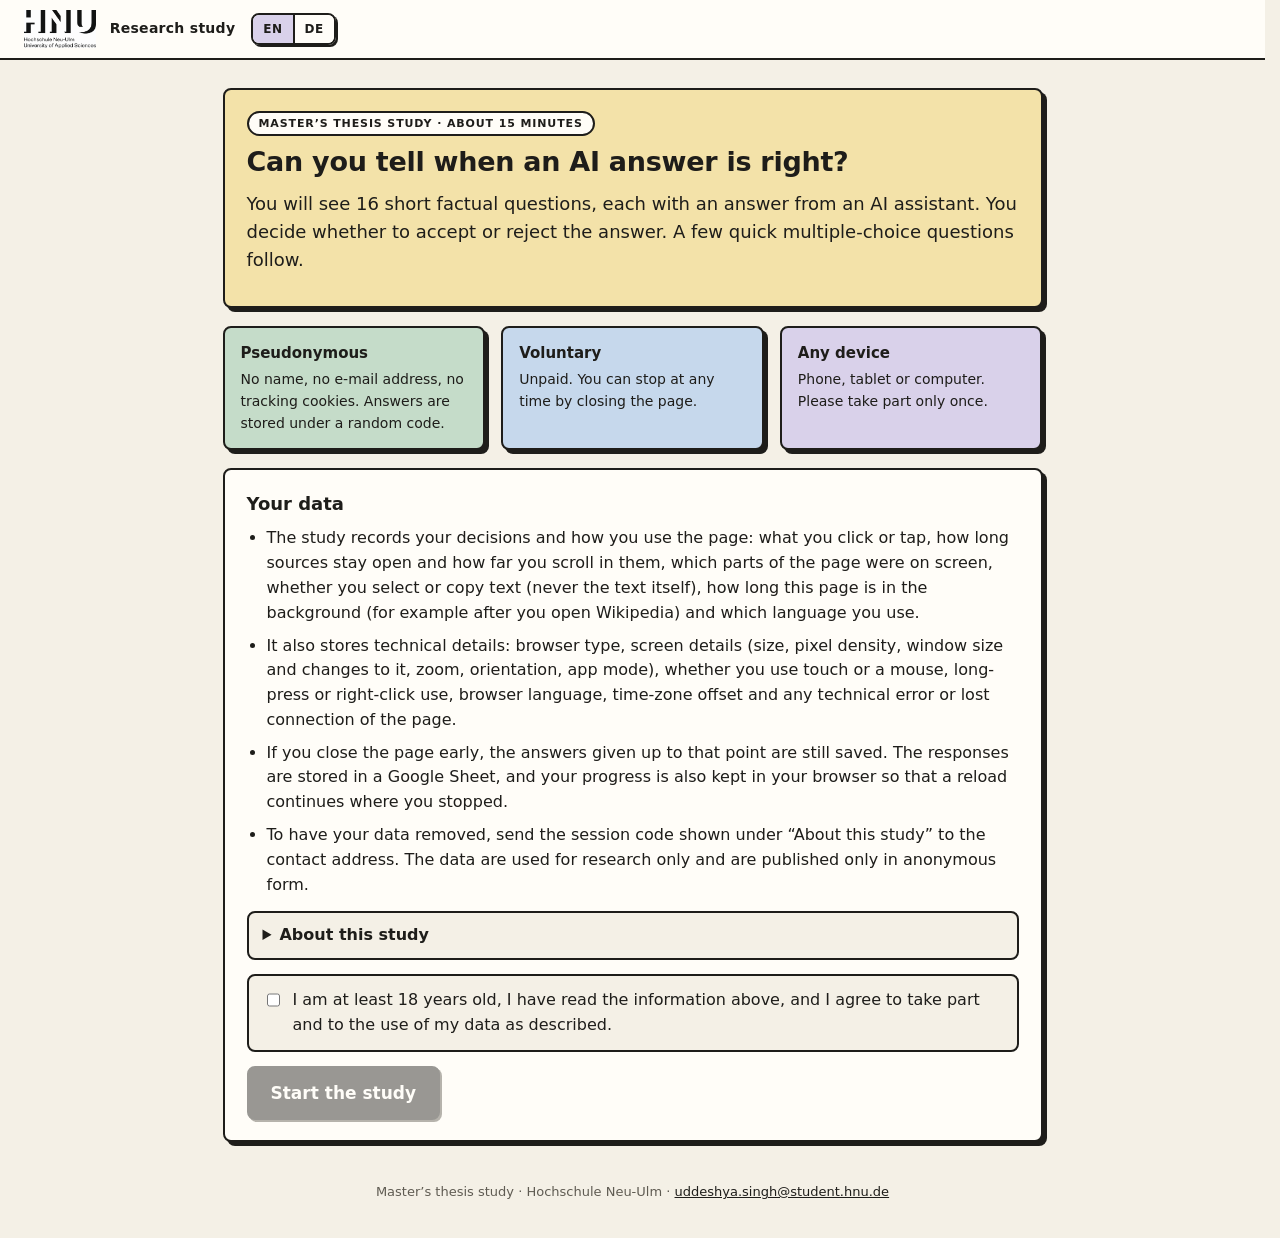
<file: index.html>
<!DOCTYPE html>
<html lang="en">
<head>
<meta charset="utf-8">
<meta name="viewport" content="width=device-width, initial-scale=1, viewport-fit=cover">
<meta name="theme-color" content="#f4f0e6">
<meta name="robots" content="noindex">
<title>Judging AI answers: a research study</title>
<link rel="stylesheet" href="styles.css">
</head>
<body>
<header class="top">
  <div class="brand"><img id="logo" src="assets/hnu-logo.png" alt="Hochschule Neu-Ulm" hidden><span id="brand">Research study</span></div>
  <div id="lang" class="lang" role="group" aria-label="Language"><button type="button" data-l="en" lang="en" title="English">EN</button><button type="button" data-l="de" lang="de" title="Deutsch">DE</button></div>
  <div class="prog" id="prog" hidden><span id="progress"></span><div id="bar" class="bar" hidden><i id="barfill"></i></div></div>
</header>
<main id="app"></main>
<footer class="foot"><span id="foot-text">Master’s thesis study · Hochschule Neu-Ulm</span> · <a id="mail" href="#"></a></footer>

<div id="reader" class="reader" hidden>
  <div class="reader-box" role="dialog" aria-modal="true" aria-labelledby="reader-title">
    <div class="reader-head"><div><div id="reader-title" class="reader-title"></div><div id="reader-origin" class="muted"></div></div>
      <button id="reader-close" class="btn">Close source</button></div>
    <div id="reader-scroll" class="reader-scroll"><div id="reader-text" class="reader-text"></div>
      <a id="reader-link" class="reader-link" target="_blank" rel="noopener noreferrer" href="#" hidden></a></div>
  </div>
</div>

<script src="config.js"></script>
<script>document.getElementById("logo").hidden = !CONFIG.SHOW_LOGO; (function (m) { m.textContent = CONFIG.EMAIL; m.href = "mailto:" + CONFIG.EMAIL; })(document.getElementById("mail"));</script>
<script src="i18n.js"></script>
<script src="items.js"></script>
<script src="design.js"></script>
<script src="app.js"></script>
</body>
</html>
</file>
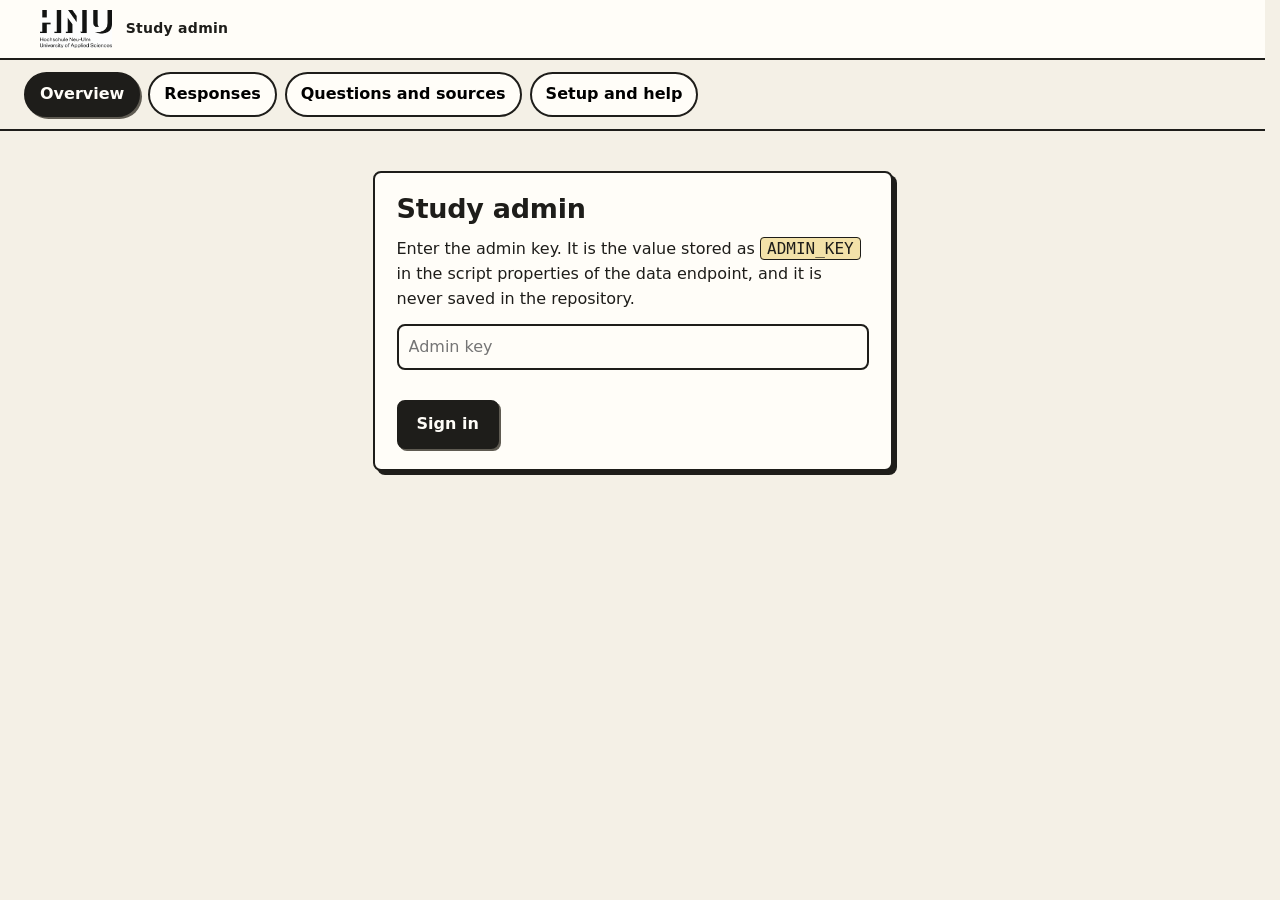
<file: admin.html>
<!DOCTYPE html>
<html lang="en">
<head>
<meta charset="utf-8"><meta name="viewport" content="width=device-width, initial-scale=1"><meta name="robots" content="noindex,nofollow">
<title>Study admin</title>
<link rel="stylesheet" href="styles.css"><link rel="stylesheet" href="admin.css">
</head>
<body>
<header class="top"><div class="brand"><img src="assets/hnu-logo.png" alt="Hochschule Neu-Ulm"><span>Study admin</span></div><span id="who"></span></header>
<nav id="tabs" hidden>
  <button data-tab="overview" class="on">Overview</button><button data-tab="responses">Responses</button>
  <button data-tab="items">Questions and sources</button><button data-tab="help">Setup and help</button>
</nav>
<main id="admin"></main>
<div id="reader" class="reader" hidden><div class="reader-box wide"><div class="reader-head"><div class="reader-title" id="pv-title">Preview</div><button class="btn" id="pv-close">Close</button></div><div class="reader-text" id="pv-body"></div></div></div>
<script src="config.js"></script><script src="items.js"></script><script src="design.js"></script><script src="admin.js"></script>
</body>
</html>
</file>
<file: styles.css>
/* Neobrutalist look with quiet colours: solid outlines, hard offset shadows, flat pastel fills. */
:root { --ink:#1e1d1a; --muted:#5f5b52; --paper:#f4f0e6; --card:#fffdf8; --line:#1e1d1a;
  --butter:#f3e2a9; --sage:#c5dcc9; --sky:#c6d8ec; --rose:#efcbc5; --lilac:#d9d1ea; --ok:#2f6b45; --no:#a13d33;
  --sh:4px 4px 0 var(--ink); --sh2:2px 2px 0 var(--ink); --r:8px; }
* { box-sizing:border-box; }
html { -webkit-text-size-adjust:100%; text-size-adjust:100%; scroll-padding-top:84px; }
button, .chip, .opt, label.check, summary { touch-action:manipulation; -webkit-tap-highlight-color:transparent; }
body { margin:0; overflow-wrap:break-word; font:16px/1.55 system-ui, -apple-system, "Segoe UI", Roboto, Arial, sans-serif; color:var(--ink); background:var(--paper); }
a { color:var(--ink); }
header.top { display:flex; align-items:center; gap:8px 16px; padding:10px 24px; padding-top:max(10px, env(safe-area-inset-top)); padding-left:max(24px, env(safe-area-inset-left)); padding-right:max(24px, env(safe-area-inset-right)); background:var(--card); border-bottom:2px solid var(--line); position:sticky; top:0; z-index:5; }
.brand { order:1; display:flex; align-items:center; gap:14px; font-weight:700; font-size:14px; letter-spacing:.02em; min-width:0; } .brand img { height:38px; width:auto; display:block; max-width:100%; }
.prog { order:2; display:flex; align-items:center; justify-content:flex-end; flex:1 1 auto; gap:12px; font-size:13px; font-weight:600; min-width:0; } .prog[hidden] { display:none; }
.bar { width:180px; max-width:100%; flex:0 1 180px; height:12px; border:2px solid var(--line); border-radius:99px; background:var(--card); overflow:hidden; } .bar[hidden] { display:none; }
.bar i { display:block; height:100%; width:0; background:var(--sage); border-right:2px solid var(--line); transition:width .25s; }
main { max-width:860px; margin:28px auto 40px; padding:0 max(20px, env(safe-area-inset-right)) 0 max(20px, env(safe-area-inset-left)); }
footer.foot { text-align:center; font-size:13px; color:var(--muted); padding:0 max(20px, env(safe-area-inset-right)) calc(36px + env(safe-area-inset-bottom)) max(20px, env(safe-area-inset-left)); }
h1 { font-size:27px; line-height:1.2; margin:0 0 12px; letter-spacing:-.01em; } h2 { font-size:18px; margin:22px 0 8px; }
p { margin:0 0 12px; } .muted { color:var(--muted); font-size:14px; } .lead { font-size:18px; }
.card { background:var(--card); border:2px solid var(--line); border-radius:var(--r); box-shadow:var(--sh); padding:20px 22px; margin:0 0 18px; }
.card.hero { background:var(--butter); } .cols3 { display:grid; grid-template-columns:repeat(3,1fr); gap:16px; }
.card.mini { padding:14px 16px; display:flex; flex-direction:column; gap:4px; font-size:14px; } .card.mini b { font-size:15px; } .c1 { background:var(--sage); } .c2 { background:var(--sky); } .c3 { background:var(--lilac); }
.tag, .label { display:inline-block; font-size:11px; font-weight:700; letter-spacing:.08em; text-transform:uppercase; border:2px solid var(--line); border-radius:99px; padding:2px 10px; background:var(--card); margin-bottom:10px; }
.question { font-size:20px; font-weight:700; line-height:1.35; } .answer { font-size:17px; }
.card.q { background:var(--butter); }
.sources { display:flex; gap:10px; flex-wrap:wrap; margin-top:2px; }
.chip { border:2px solid var(--line); background:var(--sky); border-radius:var(--r); padding:8px 12px; cursor:pointer; font:inherit; text-align:left; box-shadow:var(--sh2); transition:transform .06s, box-shadow .06s; }
.chip:hover, .chip:focus-visible { transform:translate(-1px,-1px); box-shadow:3px 3px 0 var(--ink); outline:none; } .chip:active { transform:translate(2px,2px); box-shadow:none; }
.chip b { margin-right:6px; } span.chip { cursor:default; }
.trace ol { margin:6px 0 0 20px; padding:0; } .trace li { margin-bottom:6px; }
.decision { display:flex; gap:12px; align-items:center; flex-wrap:wrap; } .decision span { font-weight:700; } .decision .btn { min-height:46px; }
.facts { margin:0 0 14px; padding-left:20px; } .facts li { margin-bottom:8px; }
.btn { font:inherit; font-weight:600; padding:10px 18px; border-radius:var(--r); border:2px solid var(--line); background:var(--card); color:var(--ink); cursor:pointer; box-shadow:var(--sh2); transition:transform .06s, box-shadow .06s; }
.btn:hover:not([disabled]) { transform:translate(-1px,-1px); box-shadow:3px 3px 0 var(--ink); } .btn:active:not([disabled]) { transform:translate(2px,2px); box-shadow:none; }
.btn[disabled] { opacity:.45; cursor:not-allowed; } .btn.primary { background:var(--ink); color:var(--card); box-shadow:2px 2px 0 var(--muted); } .btn.big { font-size:17px; padding:12px 22px; }
.btn.choice.sel.acc { background:var(--sage); } .btn.choice.sel.rej { background:var(--rose); } .btn.choice.sel { box-shadow:var(--sh); }
.row { display:flex; gap:10px; flex-wrap:wrap; align-items:center; }
label.check { display:flex; gap:10px; align-items:flex-start; border:2px solid var(--line); border-radius:var(--r); padding:12px 14px; background:var(--paper); margin:14px 0; cursor:pointer; } label.check input { width:18px; height:18px; margin-top:3px; accent-color:var(--ink); }
details.about { border:2px solid var(--line); border-radius:var(--r); padding:10px 14px; background:var(--paper); } details.about summary { font-weight:700; cursor:pointer; } details.about p { margin:10px 0 0; font-size:15px; }
.reader { position:fixed; inset:0; background:rgba(30,29,26,.55); display:flex; align-items:center; justify-content:center; padding:24px; z-index:10; } .reader[hidden] { display:none; }
.reader-box { background:var(--card); border:2px solid var(--line); border-radius:var(--r); box-shadow:8px 8px 0 var(--ink); max-width:720px; width:100%; max-height:86vh; max-height:86dvh; display:flex; flex-direction:column; min-height:0; }
.reader-head { display:flex; justify-content:space-between; gap:16px; align-items:flex-start; flex:0 0 auto; padding:16px 20px; border-bottom:2px solid var(--line); background:var(--sky); border-radius:6px 6px 0 0; }
.reader-head > div { min-width:0; } #reader-close { flex:0 0 auto; }
.reader-title { font-weight:700; font-size:18px; } .reader-scroll { overflow:auto; flex:1 1 auto; min-height:0; padding:20px 22px 22px; } .reader-text { font-size:17px; line-height:1.65; }
.reader-link { display:inline-block; margin-top:18px; padding:8px 14px; border:2px solid var(--line); border-radius:var(--r); background:var(--butter); box-shadow:var(--sh2); font-weight:600; font-size:15px; text-decoration:none; transition:transform .06s, box-shadow .06s; } .reader-link[hidden] { display:none; }
.reader-link:hover, .reader-link:focus-visible { transform:translate(-1px,-1px); box-shadow:3px 3px 0 var(--ink); outline:none; }
.lang { order:3; display:flex; border:2px solid var(--line); border-radius:var(--r); overflow:hidden; box-shadow:var(--sh2); } .lang[hidden] { display:none; }
.lang button { font:inherit; font-size:12px; font-weight:700; letter-spacing:.04em; padding:5px 10px; border:0; background:var(--card); color:var(--ink); cursor:pointer; } .lang button + button { border-left:2px solid var(--line); }
.lang button.on { background:var(--lilac); } .lang button:focus-visible { outline:2px solid var(--ink); outline-offset:-4px; }
/* questionnaire */
.qrow { display:flex; gap:14px; padding:16px 0; border-top:2px dashed #cfc8b6; } .qrow:first-of-type { border-top:0; } .qrow.missing .qn { background:var(--rose); }
.qn { flex:0 0 34px; height:34px; border:2px solid var(--line); border-radius:99px; display:flex; align-items:center; justify-content:center; font-weight:700; background:var(--butter); } .qb { flex:1; min-width:0; } .qt { font-weight:700; margin-bottom:4px; }
.opts { display:flex; gap:8px; flex-wrap:wrap; margin-top:10px; } .opts.col { flex-direction:column; align-items:stretch; } .opts.tight { gap:6px; }
.opt { font:inherit; text-align:left; padding:8px 14px; border:2px solid var(--line); border-radius:var(--r); background:var(--card); cursor:pointer; transition:transform .06s, box-shadow .06s; }
.opt:hover { box-shadow:var(--sh2); transform:translate(-1px,-1px); } .opt.on { background:var(--sage); box-shadow:var(--sh2); font-weight:600; }
.opt.num { min-width:42px; text-align:center; padding:8px 0; } .opt.box::before { content:""; display:inline-block; width:14px; height:14px; border:2px solid var(--line); border-radius:3px; margin-right:10px; vertical-align:-2px; background:var(--card); } .opt.box.on::before { background:var(--ink); }
.scale { display:flex; gap:8px; align-items:center; flex-wrap:wrap; margin-top:10px; }
fieldset { border:0; padding:0; margin:0 0 18px; } legend { font-weight:700; margin-bottom:8px; padding:0; }
.opts label { border:2px solid var(--line); border-radius:var(--r); padding:7px 12px; background:var(--card); cursor:pointer; } .opts input { margin-right:6px; accent-color:var(--ink); }
textarea, input[type=number], select, input[type=text], input[type=password] { font:inherit; width:100%; padding:9px 10px; border:2px solid var(--line); border-radius:var(--r); background:var(--card); color:var(--ink); } textarea { min-height:84px; }
.err { color:var(--no); font-size:14px; font-weight:600; min-height:22px; margin-top:8px; }
table.res { border-collapse:collapse; width:100%; font-size:15px; } table.res td, table.res th { border-bottom:2px solid #e3dccb; padding:7px 8px; text-align:left; vertical-align:top; }
.tagok { color:var(--ok); font-weight:700; } .tagno { color:var(--no); font-weight:700; } .score { display:inline-block; font-size:22px; font-weight:800; background:var(--sage); border:2px solid var(--line); border-radius:var(--r); padding:4px 14px; box-shadow:var(--sh2); }
code { background:var(--butter); border:1px solid var(--line); border-radius:4px; padding:1px 6px; }

/* touch devices: no sticky hover effects */
@media (hover:none) {
  .chip:hover, .btn:hover:not([disabled]), .opt:hover, .reader-link:hover { transform:none; box-shadow:var(--sh2); }
  .btn.primary:hover:not([disabled]) { box-shadow:2px 2px 0 var(--muted); } .btn.choice.sel:hover { box-shadow:var(--sh); } .opt.on:hover { box-shadow:var(--sh2); }
}
/* tablets and phones */
/* touch devices wider than a phone (tablets): same minimum target size as on phones */
@media (pointer:coarse) {
  .lang button { min-height:44px; min-width:44px; }
  details.about summary { min-height:44px; display:flex; align-items:center; }
  .opt { min-height:44px; } .opt.num { min-width:44px; }
  #reader-link, .reader-box a.btn { min-height:44px; }
}

@media (max-width:720px) {
  .cols3 { grid-template-columns:1fr; gap:10px; margin-bottom:14px; } .cols3 .card.mini { margin:0; }
}
@media (max-width:640px) {
  :root { --sh:3px 3px 0 var(--ink); --sh2:2px 2px 0 var(--ink); }
  html { scroll-padding-top:76px; }
  header.top { display:grid; grid-template-columns:minmax(0,1fr) auto; grid-template-areas:"brand lang" "prog prog"; gap:6px 12px; padding:8px 14px; padding-top:max(8px, env(safe-area-inset-top)); padding-left:max(14px, env(safe-area-inset-left)); padding-right:max(14px, env(safe-area-inset-right)); }
  .brand { grid-area:brand; } .brand img { height:30px; } .brand img:not([hidden]) ~ #brand { display:none; }
  .lang { grid-area:lang; } .lang button { padding:6px 12px; min-height:44px; min-width:44px; }
  .prog { grid-area:prog; justify-content:space-between; gap:10px; } .prog #progress { white-space:nowrap; } .bar { flex:1 1 auto; width:auto; height:10px; }
  main { margin:14px auto 24px; padding:0 max(14px, env(safe-area-inset-right)) 0 max(14px, env(safe-area-inset-left)); }
  footer.foot { padding:0 max(14px, env(safe-area-inset-right)) calc(28px + env(safe-area-inset-bottom)) max(14px, env(safe-area-inset-left)); }
  h1 { font-size:23px; } h2 { font-size:17px; } .lead { font-size:17px; } .question { font-size:19px; } .answer { font-size:17px; }
  .card { padding:16px; margin-bottom:14px; }
  .card.mini { display:block; padding:10px 14px; } .card.mini b { display:inline; margin-right:6px; }
  .tag, .label { font-size:11px; margin-bottom:8px; }
  .sources { flex-direction:column; gap:8px; } .chip { width:100%; min-height:48px; display:flex; align-items:center; padding:10px 14px; }
  .trace ol { margin-left:18px; }
  .decision { display:grid; grid-template-columns:1fr 1fr; gap:10px; } .decision span { grid-column:1 / -1; } .decision .btn { width:100%; min-height:52px; padding:10px 8px; } .decision #confirm { grid-column:1 / -1; }
  .btn.big, .card > .btn.primary { width:100%; min-height:52px; }
  label.check { padding:12px; } label.check input { width:22px; height:22px; flex:0 0 22px; }
  details.about summary { min-height:44px; display:flex; align-items:center; }
  .opts label { display:flex; align-items:center; min-height:46px; padding:8px 12px; } .opts input { width:20px; height:20px; }
  fieldset .opts, fieldset .opts:not(.col):not(.tight) { display:flex; flex-direction:column; align-items:stretch; gap:8px; }
  textarea, input[type=number], select, input[type=text], input[type=password] { font-size:16px; }
  .qrow { flex-direction:column; gap:8px; padding:14px 0; } .qn { flex:0 0 auto; width:30px; height:30px; font-size:14px; }
  .opts:not(.col):not(.tight) { display:grid; grid-template-columns:repeat(auto-fit, minmax(min(132px, 100%), 1fr)); gap:8px; }
  .opts.col { gap:8px; }
  .opt { min-height:46px; padding:10px 12px; display:flex; align-items:center; min-width:0; overflow-wrap:anywhere; hyphens:auto; } .opt.num { justify-content:center; }
  .scale { display:grid; grid-template-columns:repeat(5, 1fr); gap:8px; } .scale .muted { grid-row:2; font-size:13px; } .scale .muted:first-child { grid-column:1 / 3; } .scale .muted:last-child { grid-column:3 / 6; text-align:right; } .scale .opt.num { grid-row:1; min-width:0; }
  .opts.tight { display:grid; grid-template-columns:repeat(6, 1fr); gap:8px; } .opts.tight .opt.num { min-width:0; padding:10px 0; }
  @media (max-width:380px) { .opts.tight { grid-template-columns:repeat(5, 1fr); } }
  .row { gap:10px; } .row .btn { flex:1 1 140px; min-height:50px; }
  table.res { font-size:14px; } table.res td, table.res th { padding:6px 4px; }
  /* the source opens as a full-screen sheet with a large close button */
  .reader { padding:0; align-items:stretch; }
  .reader-box { max-width:none; width:100%; max-height:none; height:100vh; height:100dvh; border:0; border-radius:0; box-shadow:none; }
  .reader-head { padding:10px 14px; padding-top:max(10px, env(safe-area-inset-top)); border-radius:0; align-items:center; gap:10px; } .reader-title { font-size:17px; } .reader-head .muted { font-size:13px; }
  #reader-close { min-height:46px; padding:8px 14px; font-size:15px; }
  .reader-scroll { padding:16px 16px calc(28px + env(safe-area-inset-bottom)); overscroll-behavior:contain; -webkit-overflow-scrolling:touch; } .reader-text { font-size:17px; line-height:1.6; }
  .reader-link { display:block; text-align:center; padding:14px; margin-top:20px; }
}
@media (max-width:360px) {
  h1 { font-size:21px; } .decision { grid-template-columns:1fr; } .opts:not(.col):not(.tight) { grid-template-columns:repeat(2, minmax(0, 1fr)); }
}
@media (max-height:480px) and (orientation:landscape) {
  header.top { position:static; } .reader-box { height:100vh; height:100dvh; }
}
html { scrollbar-gutter:stable; }
body.reading { overflow:hidden; }
</file>
<file: admin.css>
main#admin { max-width:1180px; }
nav#tabs { display:flex; gap:8px; padding:12px 24px; background:var(--paper); border-bottom:2px solid var(--line); flex-wrap:wrap; }
nav#tabs button { font:inherit; font-weight:600; border:2px solid var(--line); background:var(--card); padding:8px 14px; cursor:pointer; border-radius:99px; }
nav#tabs button.on { background:var(--ink); color:var(--card); box-shadow:2px 2px 0 var(--muted); }
.grid { display:grid; grid-template-columns:repeat(4,1fr); gap:16px; } .grid .card:nth-child(1) { background:var(--sky); } .grid .card:nth-child(2) { background:var(--sage); } .grid .card:nth-child(3) { background:var(--rose); } .grid .card:nth-child(4) { background:var(--lilac); }
.stat { font-size:38px; font-weight:800; line-height:1.1; } .stat small { font-size:13px; font-weight:600; display:block; margin-top:6px; }
.goal { height:22px; border:2px solid var(--line); border-radius:99px; background:var(--card); overflow:hidden; margin:8px 0 4px; } .goal i { display:block; height:100%; background:var(--sage); border-right:2px solid var(--line); }
.bars { display:grid; grid-template-columns:minmax(120px,max-content) 1fr 40px; gap:6px 10px; align-items:center; font-size:14px; } .bars .b { height:16px; border:2px solid var(--line); border-radius:4px; background:var(--sky); min-width:2px; } .bars .b.alt { background:var(--butter); } .bars .n { font-weight:700; text-align:right; }
.halves { display:grid; grid-template-columns:1fr 1fr; gap:18px; }
table.data { border-collapse:collapse; width:100%; font-size:14px; } table.data th, table.data td { border-bottom:2px solid #e3dccb; padding:7px 8px; text-align:left; white-space:nowrap; }
table.data th { font-size:11px; text-transform:uppercase; letter-spacing:.06em; position:sticky; top:0; background:var(--card); } table.data tr.click { cursor:pointer; } table.data tr.click:hover { background:var(--butter); }
.scroll { overflow:auto; max-height:460px; } .row { margin-bottom:14px; }
.split { display:grid; grid-template-columns:270px 1fr; gap:16px; align-items:start; }
.itemlist button { display:block; width:100%; text-align:left; font:inherit; padding:8px 10px; border:2px solid var(--line); background:var(--card); border-radius:var(--r); margin-bottom:8px; cursor:pointer; }
.itemlist button.on { background:var(--butter); box-shadow:var(--sh2); } .itemlist .g { font-size:11px; font-weight:700; letter-spacing:.08em; text-transform:uppercase; margin:12px 0 6px; }
.itemlist .bad { color:var(--no); } label.f { display:block; font-size:13px; font-weight:700; margin:12px 0 4px; } label.f small { font-weight:400; color:var(--muted); }
.two { display:grid; grid-template-columns:1fr 1fr; gap:14px; } .two .s { border-left:6px solid var(--sage); padding-left:12px; } .two .u { border-left:6px solid var(--rose); padding-left:12px; }
textarea.tall { min-height:150px; } .ok { color:var(--ok); } .bad { color:var(--no); }
.warn { background:var(--butter); border:2px solid var(--line); border-radius:var(--r); padding:10px 12px; font-size:14px; margin-bottom:12px; }
.pill { display:inline-block; font-size:12px; font-weight:600; padding:2px 10px; border-radius:99px; border:2px solid var(--line); background:var(--card); } .pill.ok { background:var(--sage); color:var(--ink); } .pill.no { background:var(--rose); color:var(--ink); }
.reader-box.wide { max-width:900px; } ul.problems { margin:6px 0 0 18px; padding:0; font-size:14px; } #who { font-size:13px; font-weight:600; }
</file>
